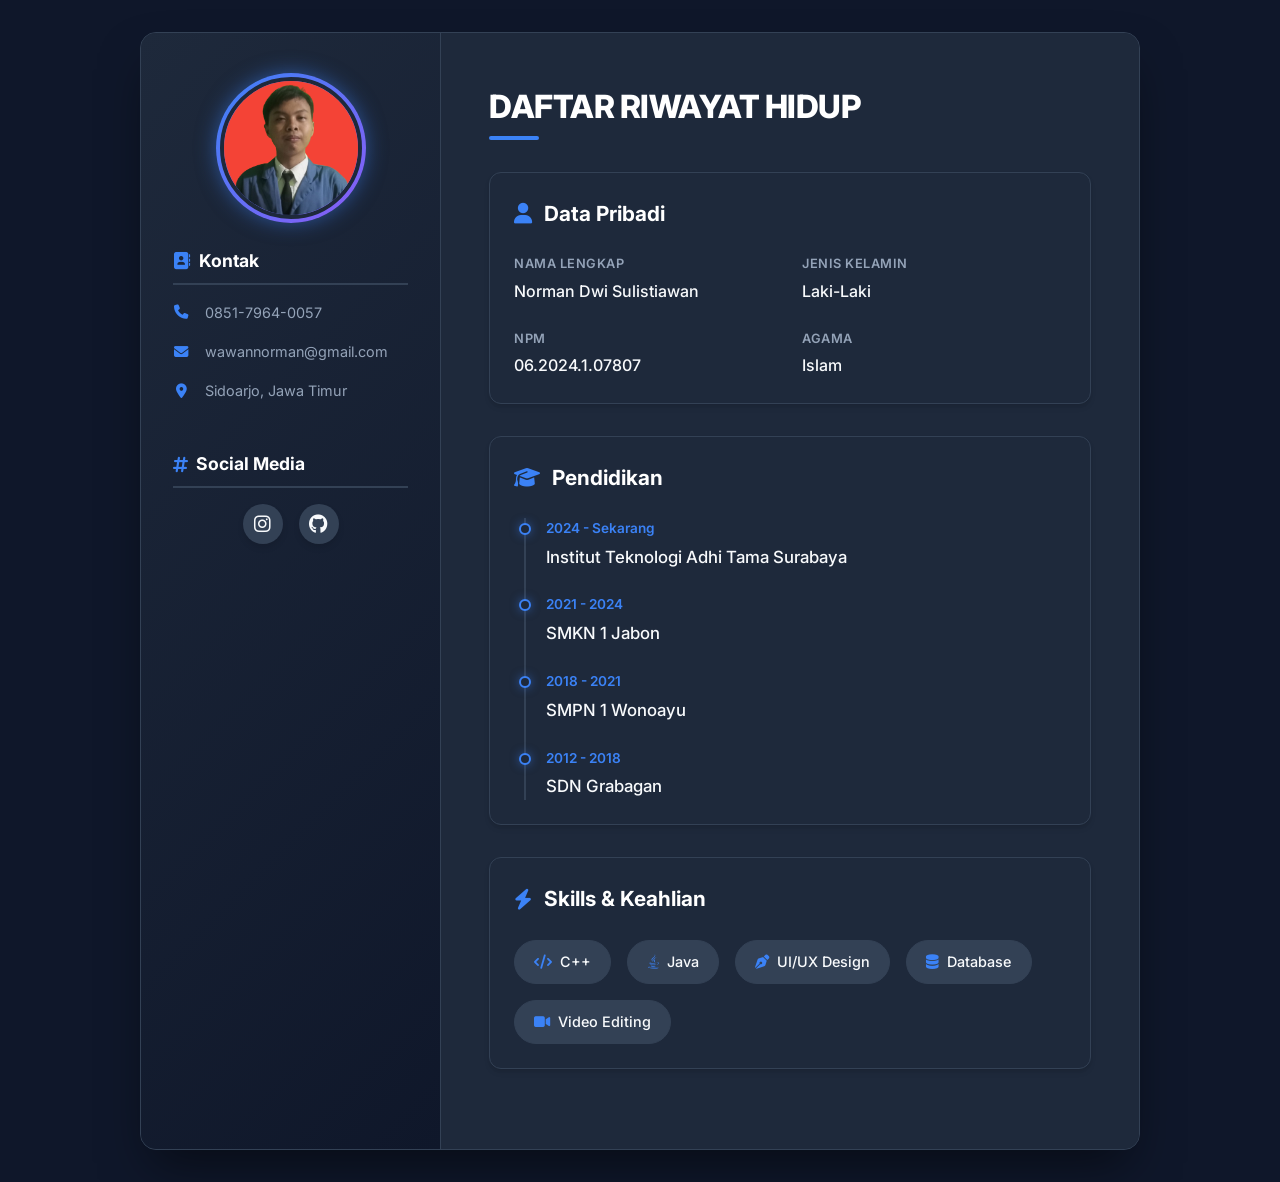
<file: index.html>
<!doctype html>
<html lang="en">
  <head>
    <meta charset="UTF-8" />
    <meta name="viewport" content="width=device-width, initial-scale=1.0" />
    <title>Daftar Riwayat Hidup - Norman Dwi Sulistiawan</title>
    <link rel="preconnect" href="https://fonts.googleapis.com" />
    <link rel="preconnect" href="https://fonts.gstatic.com" crossorigin />
    <link
      href="https://fonts.googleapis.com/css2?family=Inter:wght@300;400;500;600;700&display=swap"
      rel="stylesheet"
    />
    <link
      rel="stylesheet"
      href="https://cdnjs.cloudflare.com/ajax/libs/font-awesome/6.4.0/css/all.min.css"
    />
    <link rel="stylesheet" href="./assets/style.css" />
  </head>

  <body>
    <div class="cv-container">
      <!-- header -->
      <aside class="sidebar">
        <div class="profile-pic-container">
          <img
            src="assets/profile_picture.png"
            alt="Profile Picture Placeholder"
            class="profile-pic"
          />
        </div>

        <div class="contact-info section">
          <h2><i class="fa-solid fa-address-book"></i> Kontak</h2>
          <ul>
            <li>
              <i class="fa-solid fa-phone"></i> <span>0851-7964-0057</span>
            </li>
            <li>
              <i class="fa-solid fa-envelope"></i>
              <span>wawannorman@gmail.com</span>
            </li>
            <li>
              <i class="fa-solid fa-location-dot"></i>
              <span>Sidoarjo, Jawa Timur</span>
            </li>
          </ul>
        </div>

        <div class="social-links section">
          <h2><i class="fa-solid fa-hashtag"></i> Social Media</h2>
          <div class="social-icons">
            <a
              href="https://instagram.com/norman_wawan"
              target="_blank"
              class="social-icon"
            >
              <i class="fa-brands fa-instagram"></i>
            </a>
            <a
              href="https://github.com/WanX123"
              target="_blank"
              class="social-icon"
            >
              <i class="fa-brands fa-github"></i>
            </a>
          </div>
        </div>
      </aside>

      <!-- Main Content Area -->
      <main class="main-content">
        <h1 class="page-title">DAFTAR RIWAYAT HIDUP</h1>

        <section class="section card">
          <h2><i class="fa-solid fa-user"></i> Data Pribadi</h2>
          <div class="info-grid">
            <div class="info-item">
              <span class="label">Nama Lengkap</span>
              <span class="value">Norman Dwi Sulistiawan</span>
            </div>
            <div class="info-item">
              <span class="label">Jenis Kelamin</span>
              <span class="value">Laki-Laki</span>
            </div>
            <div class="info-item">
              <span class="label">NPM</span>
              <span class="value">06.2024.1.07807</span>
            </div>
            <div class="info-item">
              <span class="label">Agama</span>
              <span class="value">Islam</span>
            </div>
          </div>
        </section>

        <section class="section card">
          <h2><i class="fa-solid fa-graduation-cap"></i> Pendidikan</h2>
          <div class="timeline">
            <div class="timeline-item">
              <div class="timeline-dot"></div>
              <div class="timeline-date">2024 - Sekarang</div>
              <div class="timeline-content">
                <h3>Institut Teknologi Adhi Tama Surabaya</h3>
              </div>
            </div>
            <div class="timeline-item">
              <div class="timeline-dot"></div>
              <div class="timeline-date">2021 - 2024</div>
              <div class="timeline-content">
                <h3>SMKN 1 Jabon</h3>
              </div>
            </div>
            <div class="timeline-item">
              <div class="timeline-dot"></div>
              <div class="timeline-date">2018 - 2021</div>
              <div class="timeline-content">
                <h3>SMPN 1 Wonoayu</h3>
              </div>
            </div>
            <div class="timeline-item">
              <div class="timeline-dot"></div>
              <div class="timeline-date">2012 - 2018</div>
              <div class="timeline-content">
                <h3>SDN Grabagan</h3>
              </div>
            </div>
          </div>
        </section>

        <section class="section card">
          <h2><i class="fa-solid fa-bolt"></i> Skills & Keahlian</h2>
          <div class="skills-grid">
            <div class="skill-badge"><i class="fa-solid fa-code"></i> C++</div>
            <div class="skill-badge">
              <i class="fa-brands fa-java"></i> Java
            </div>
            <div class="skill-badge">
              <i class="fa-solid fa-pen-nib"></i> UI/UX Design
            </div>
            <div class="skill-badge">
              <i class="fa-solid fa-database"></i> Database
            </div>
            <div class="skill-badge">
              <i class="fa-solid fa-video"></i> Video Editing
            </div>
          </div>
        </section>
      </main>
    </div>

    <script>
      console.log(
        "Selamat datang di Daftar Riwayat Hidup Norman Dwi Sulistiawan!",
      );

      // Simple subtle animation for cards on load
      document.addEventListener("DOMContentLoaded", () => {
        const cards = document.querySelectorAll(".card");
        cards.forEach((card, index) => {
          setTimeout(() => {
            card.classList.add("visible");
          }, index * 150);
        });
      });
    </script>
  </body>
</html>
</file>
<file: assets/style.css>
/* Custom properties for Dark Theme */
:root {
  --bg-color: #0f172a; /* Slate 900 */
  --surface-color: #1e293b; /* Slate 800 */
  --surface-hover: #334155; /* Slate 700 */
  --text-primary: #f8fafc; /* Slate 50 */
  --text-secondary: #94a3b8; /* Slate 400 */
  --accent-color: #3b82f6; /* Blue 500 */
  --accent-glow: rgba(59, 130, 246, 0.5);
  --border-color: #334155;
}

* {
  margin: 0;
  padding: 0;
  box-sizing: border-box;
}

body {
  font-family: 'Inter', sans-serif;
  background-color: var(--bg-color);
  color: var(--text-primary);
  line-height: 1.6;
  min-height: 100vh;
  display: flex;
  justify-content: center;
  align-items: center;
  padding: 2rem;
}

.cv-container {
  display: flex;
  flex-direction: column;
  max-width: 1000px;
  width: 100%;
  background: var(--surface-color);
  border-radius: 16px;
  box-shadow: 0 25px 50px -12px rgba(0, 0, 0, 0.5);
  overflow: hidden;
  border: 1px solid var(--border-color);
}

@media (min-width: 768px) {
  .cv-container {
    flex-direction: row;
  }
}

/* Sidebar Styles */
.sidebar {
  background: linear-gradient(135deg, #1e293b 0%, #0f172a 100%);
  padding: 2.5rem 2rem;
  flex: 1;
  max-width: 300px;
  border-right: 1px solid var(--border-color);
  display: flex;
  flex-direction: column;
  align-items: center;
}

.profile-pic-container {
  width: 150px;
  height: 150px;
  border-radius: 50%;
  padding: 4px;
  background: linear-gradient(135deg, var(--accent-color), #8b5cf6);
  margin-bottom: 1.5rem;
  box-shadow: 0 0 20px var(--accent-glow);
}

.profile-pic {
  width: 100%;
  height: 100%;
  border-radius: 50%;
  object-fit: cover;
  border: 4px solid var(--surface-color);
}

.profile-header {
  text-align: center;
  margin-bottom: 2rem;
}

.profile-header h1 {
  font-size: 1.5rem;
  font-weight: 700;
  margin-bottom: 0.5rem;
  color: #fff;
}

.profile-header .subtitle {
  color: var(--accent-color);
  font-size: 0.9rem;
  font-weight: 500;
  letter-spacing: 0.5px;
}

.sidebar .section {
  width: 100%;
  margin-bottom: 2rem;
}

.sidebar h2 {
  font-size: 1.1rem;
  color: #fff;
  border-bottom: 2px solid var(--border-color);
  padding-bottom: 0.5rem;
  margin-bottom: 1rem;
  display: flex;
  align-items: center;
  gap: 0.5rem;
}

.sidebar h2 i {
  color: var(--accent-color);
}

.contact-info ul {
  list-style: none;
}

.contact-info li {
  display: flex;
  align-items: center;
  gap: 1rem;
  margin-bottom: 1rem;
  font-size: 0.9rem;
  color: var(--text-secondary);
}

.contact-info li i {
  color: var(--accent-color);
  width: 16px;
  text-align: center;
}

.social-icons {
  display: flex;
  gap: 1rem;
  justify-content: center;
}

.social-icon {
  display: flex;
  align-items: center;
  justify-content: center;
  width: 40px;
  height: 40px;
  border-radius: 50%;
  background: var(--surface-hover);
  color: var(--text-primary);
  text-decoration: none;
  font-size: 1.2rem;
  transition: all 0.3s ease;
  box-shadow: 0 4px 6px rgba(0, 0, 0, 0.1);
}

.social-icon:hover {
  background: var(--accent-color);
  color: #fff;
  transform: translateY(-3px);
  box-shadow: 0 0 15px var(--accent-glow);
}

/* Main Content Styles */
.main-content {
  flex: 2;
  padding: 3rem;
  background-color: var(--surface-color);
}

.page-title {
  font-size: 2rem;
  font-weight: 800;
  margin-bottom: 2.5rem;
  color: #fff;
  letter-spacing: -0.5px;
  position: relative;
  display: inline-block;
}

.page-title::after {
  content: '';
  position: absolute;
  left: 0;
  bottom: -8px;
  width: 50px;
  height: 4px;
  background: var(--accent-color);
  border-radius: 2px;
}

.card {
  background: var(--surface-color);
  border: 1px solid var(--border-color);
  border-radius: 12px;
  padding: 1.5rem;
  margin-bottom: 2rem;
  box-shadow: 0 4px 6px -1px rgba(0, 0, 0, 0.1), 0 2px 4px -1px rgba(0, 0, 0, 0.06);
  transition: transform 0.3s ease, border-color 0.3s ease;
  opacity: 0; /* for animation */
  transform: translateY(20px); /* for animation */
}

.card.visible {
  opacity: 1;
  transform: translateY(0);
}

.card:hover {
  border-color: var(--accent-color);
}

.card h2 {
  font-size: 1.3rem;
  color: #fff;
  margin-bottom: 1.5rem;
  display: flex;
  align-items: center;
  gap: 0.75rem;
}

.card h2 i {
  color: var(--accent-color);
}

.info-grid {
  display: grid;
  grid-template-columns: repeat(auto-fit, minmax(200px, 1fr));
  gap: 1.5rem;
}

.info-item {
  display: flex;
  flex-direction: column;
}

.info-item .label {
  font-size: 0.8rem;
  color: var(--text-secondary);
  text-transform: uppercase;
  letter-spacing: 0.5px;
  margin-bottom: 0.25rem;
  font-weight: 600;
}

.info-item .value {
  font-size: 1rem;
  font-weight: 500;
  color: var(--text-primary);
}

/* Timeline */
.timeline {
  position: relative;
  border-left: 2px solid var(--border-color);
  margin-left: 10px;
  padding-left: 20px;
}

.timeline-item {
  position: relative;
  margin-bottom: 1.5rem;
}

.timeline-item:last-child {
  margin-bottom: 0;
}

.timeline-dot {
  position: absolute;
  left: -27px;
  top: 5px;
  width: 12px;
  height: 12px;
  border-radius: 50%;
  background: var(--surface-color);
  border: 2px solid var(--accent-color);
  box-shadow: 0 0 10px var(--accent-glow);
}

.timeline-date {
  font-size: 0.85rem;
  color: var(--accent-color);
  font-weight: 600;
  margin-bottom: 0.25rem;
}

.timeline-content h3 {
  font-size: 1.05rem;
  color: var(--text-primary);
  font-weight: 500;
}

/* Skills Grid */
.skills-grid {
  display: flex;
  flex-wrap: wrap;
  gap: 1rem;
}

.skill-badge {
  display: flex;
  align-items: center;
  gap: 0.5rem;
  padding: 0.6rem 1.2rem;
  background: var(--surface-hover);
  border-radius: 30px;
  font-size: 0.9rem;
  font-weight: 500;
  color: var(--text-primary);
  transition: all 0.3s ease;
  border: 1px solid var(--border-color);
}

.skill-badge:hover {
  background: var(--accent-color);
  border-color: var(--accent-color);
  color: #fff;
  transform: translateY(-2px);
  box-shadow: 0 5px 15px var(--accent-glow);
}

.skill-badge i {
  color: var(--accent-color);
}

.skill-badge:hover i {
  color: #fff;
}

@media (max-width: 768px) {
  .cv-container {
    flex-direction: column;
  }
  .sidebar {
    max-width: none;
    border-right: none;
    border-bottom: 1px solid var(--border-color);
  }
  .main-content {
    padding: 2rem 1.5rem;
  }
}
</file>
